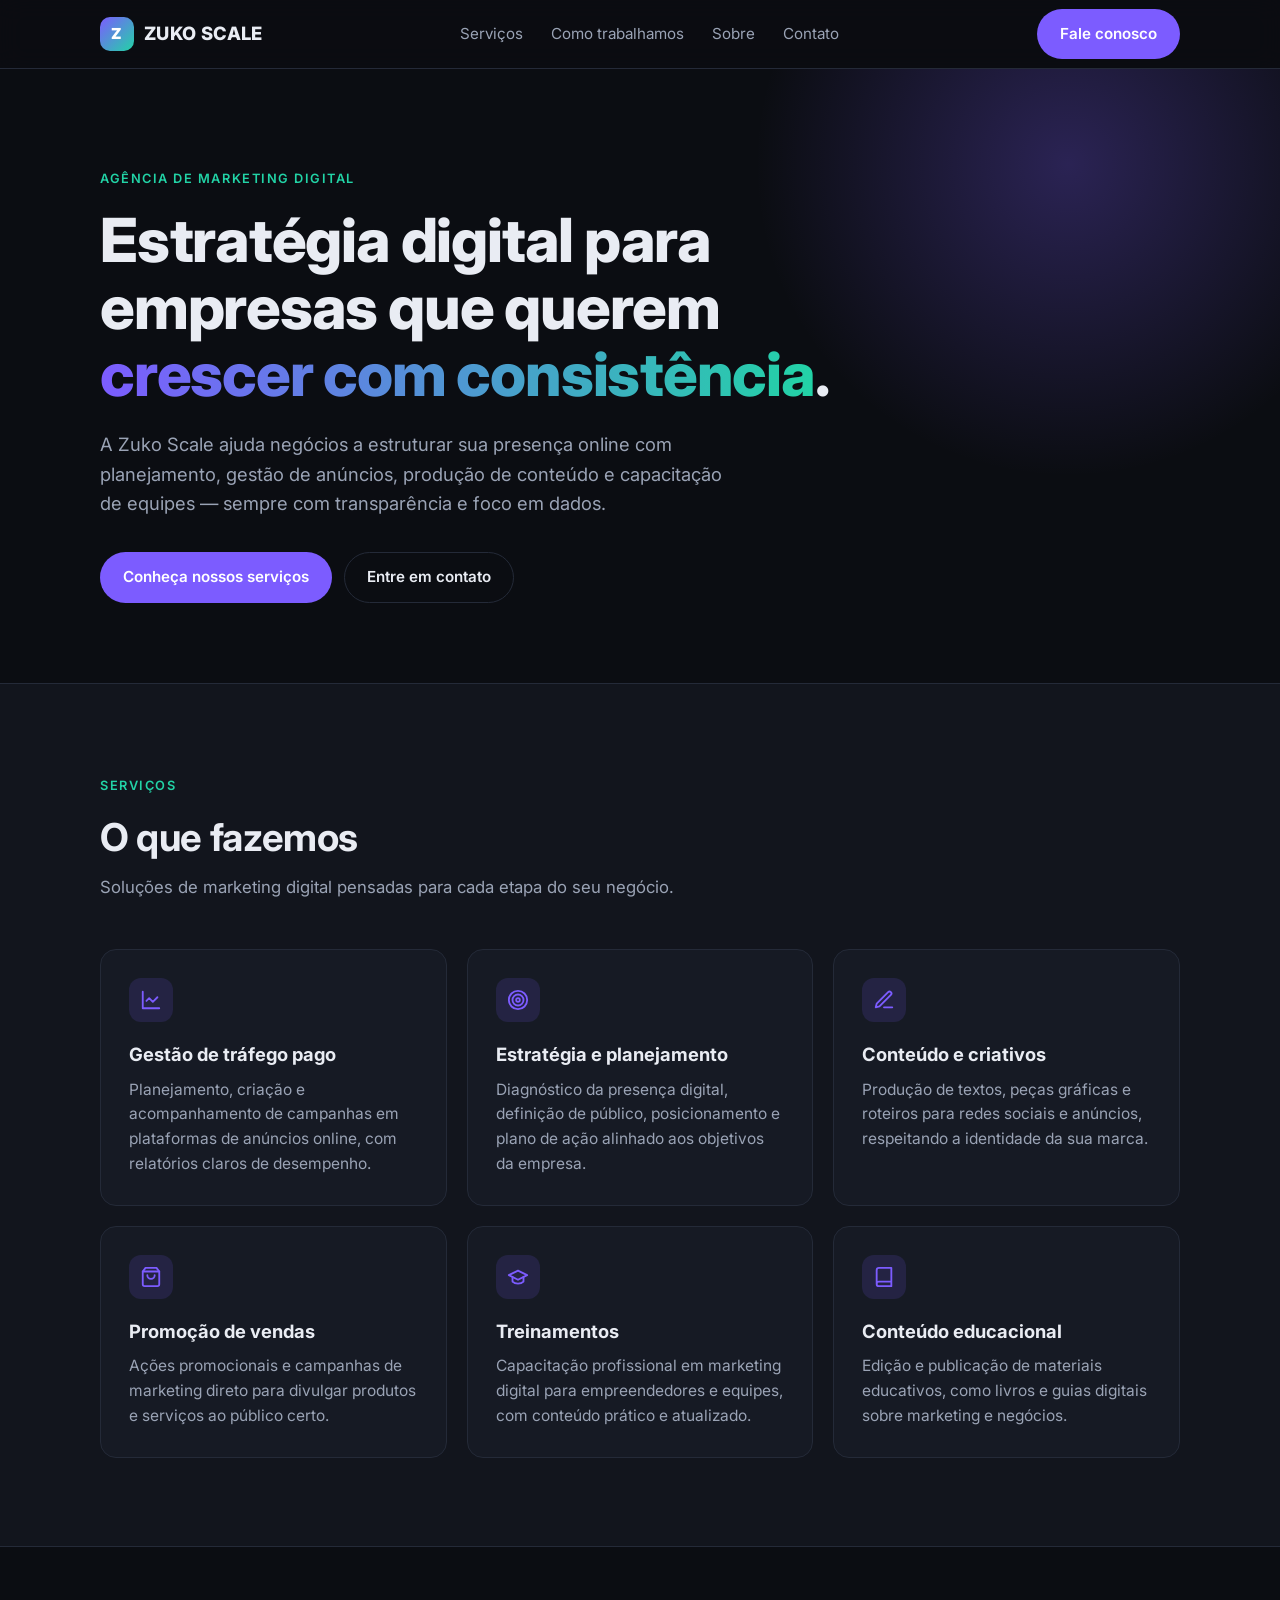
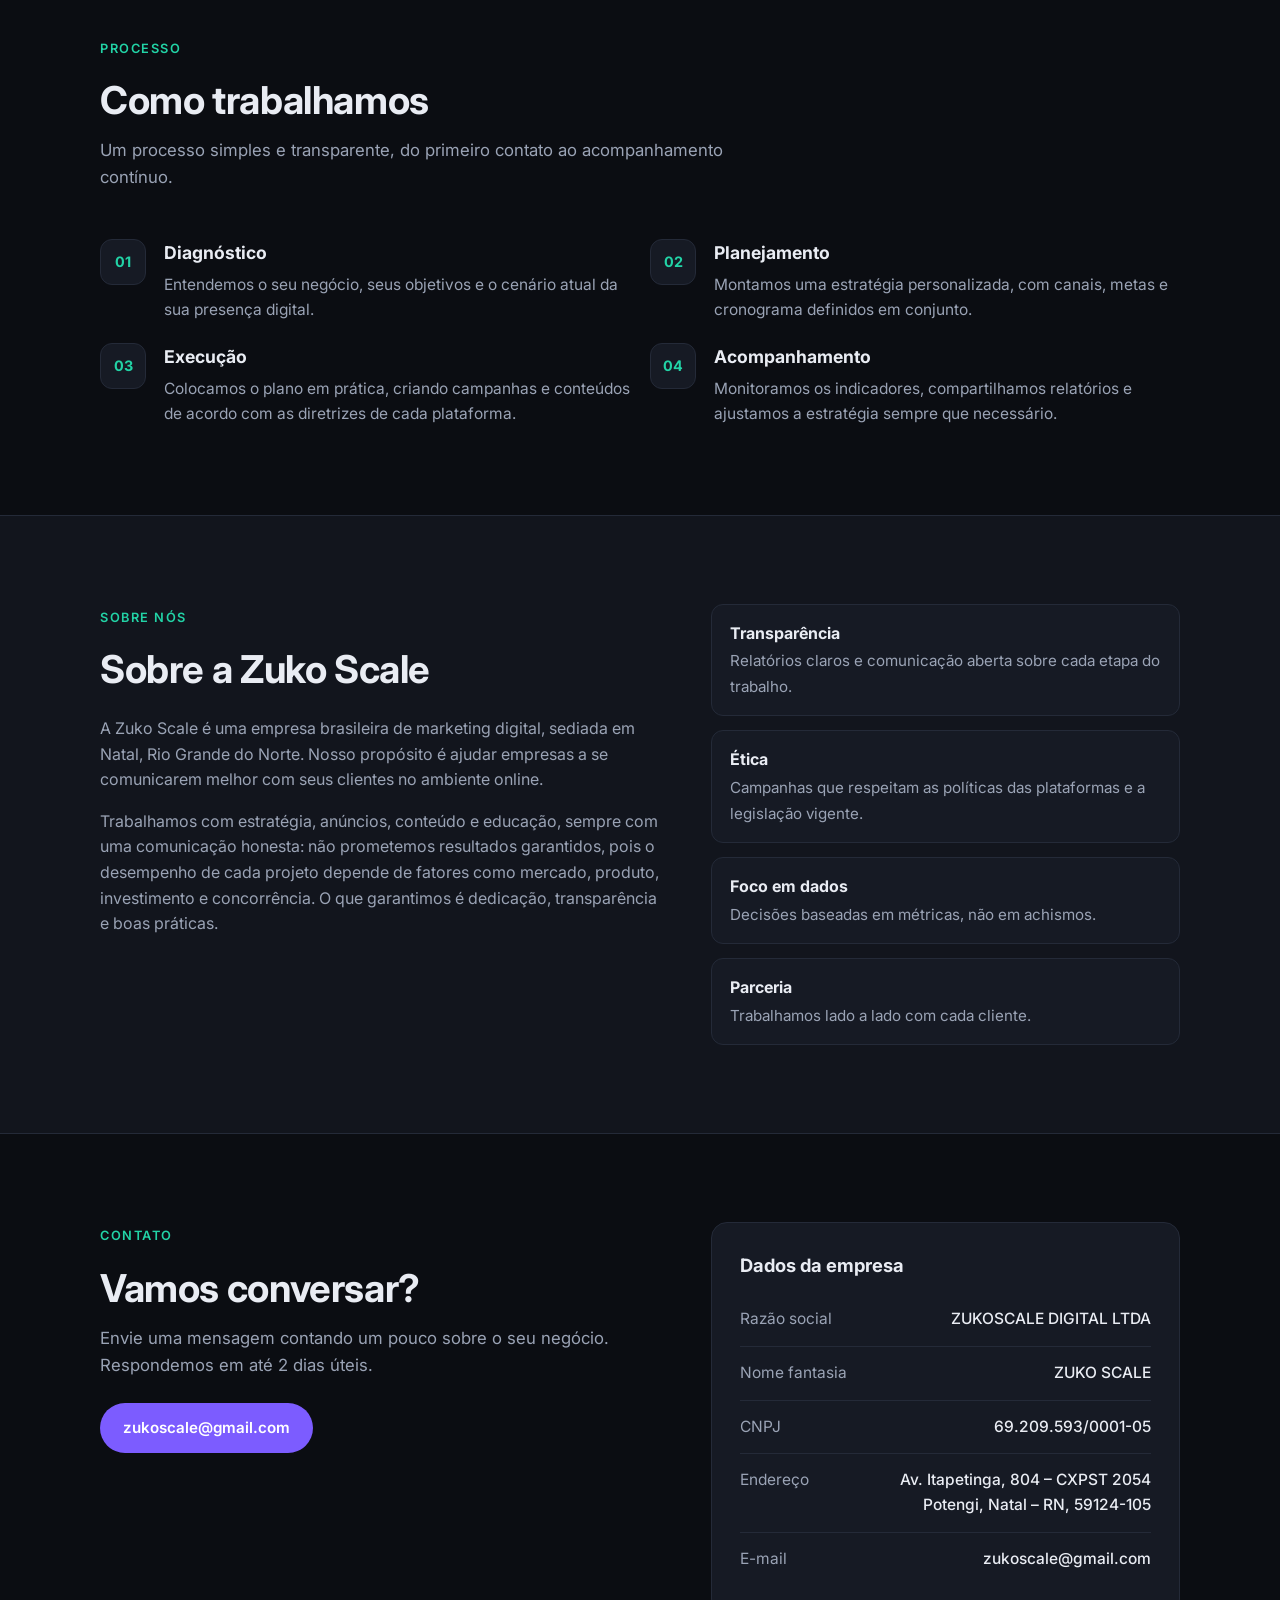
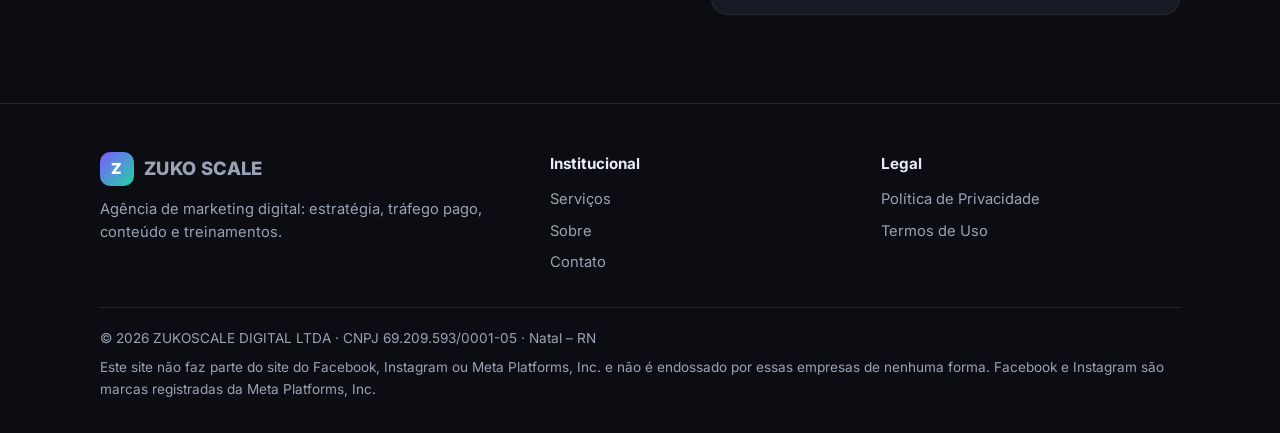
<file: index.html>
<!doctype html>
<html lang="pt-BR">
<head>
  <meta charset="utf-8">
  <meta name="viewport" content="width=device-width, initial-scale=1">
  <title>Zuko Scale | Marketing Digital</title>
  <meta name="description" content="Zuko Scale é uma agência de marketing digital especializada em estratégia, gestão de tráfego pago, conteúdo e treinamentos para empresas que querem crescer no ambiente online.">
  <meta property="og:title" content="Zuko Scale | Marketing Digital">
  <meta property="og:description" content="Estratégia, tráfego pago, conteúdo e treinamentos em marketing digital.">
  <meta property="og:type" content="website">
  <meta property="og:locale" content="pt_BR">
  <link rel="icon" href="data:image/svg+xml,<svg xmlns='http://www.w3.org/2000/svg' viewBox='0 0 100 100'><rect width='100' height='100' rx='24' fill='%237c5cff'/><text x='50' y='68' font-size='56' font-family='Arial' font-weight='900' text-anchor='middle' fill='white'>Z</text></svg>">
  <link rel="preconnect" href="https://fonts.googleapis.com">
  <link rel="preconnect" href="https://fonts.gstatic.com" crossorigin>
  <link href="https://fonts.googleapis.com/css2?family=Inter:wght@400;500;600;700;800;900&display=swap" rel="stylesheet">
  <link rel="stylesheet" href="styles.css">
</head>
<body>

<header class="header">
  <div class="container">
    <a href="index.html" class="logo" aria-label="Zuko Scale - página inicial"><span class="logo-mark">Z</span> ZUKO SCALE</a>
    <button class="menu-toggle" aria-label="Abrir menu" onclick="document.querySelector('.nav').classList.toggle('open')">☰</button>
    <nav class="nav">
      <a href="#servicos">Serviços</a>
      <a href="#como-trabalhamos">Como trabalhamos</a>
      <a href="#sobre">Sobre</a>
      <a href="#contato">Contato</a>
    </nav>
    <a href="#contato" class="btn">Fale conosco</a>
  </div>
</header>

<main>
  <section class="hero">
    <div class="container">
      <span class="eyebrow">Agência de marketing digital</span>
      <h1>Estratégia digital para empresas que querem <span>crescer com consistência</span>.</h1>
      <p>A Zuko Scale ajuda negócios a estruturar sua presença online com planejamento, gestão de anúncios, produção de conteúdo e capacitação de equipes — sempre com transparência e foco em dados.</p>
      <div class="hero-actions">
        <a href="#servicos" class="btn">Conheça nossos serviços</a>
        <a href="#contato" class="btn btn-ghost">Entre em contato</a>
      </div>
    </div>
  </section>

  <section id="servicos" class="section-alt">
    <div class="container">
      <div class="section-head">
        <span class="eyebrow">Serviços</span>
        <h2>O que fazemos</h2>
        <p>Soluções de marketing digital pensadas para cada etapa do seu negócio.</p>
      </div>
      <div class="grid grid-3">
        <article class="card">
          <div class="icon"><svg viewBox="0 0 24 24" fill="none" stroke="currentColor" stroke-width="2" stroke-linecap="round" stroke-linejoin="round"><path d="M3 3v18h18"/><path d="m19 9-5 5-4-4-3 3"/></svg></div>
          <h3>Gestão de tráfego pago</h3>
          <p>Planejamento, criação e acompanhamento de campanhas em plataformas de anúncios online, com relatórios claros de desempenho.</p>
        </article>
        <article class="card">
          <div class="icon"><svg viewBox="0 0 24 24" fill="none" stroke="currentColor" stroke-width="2" stroke-linecap="round" stroke-linejoin="round"><circle cx="12" cy="12" r="10"/><circle cx="12" cy="12" r="6"/><circle cx="12" cy="12" r="2"/></svg></div>
          <h3>Estratégia e planejamento</h3>
          <p>Diagnóstico da presença digital, definição de público, posicionamento e plano de ação alinhado aos objetivos da empresa.</p>
        </article>
        <article class="card">
          <div class="icon"><svg viewBox="0 0 24 24" fill="none" stroke="currentColor" stroke-width="2" stroke-linecap="round" stroke-linejoin="round"><path d="M12 20h9"/><path d="M16.5 3.5a2.1 2.1 0 0 1 3 3L7 19l-4 1 1-4Z"/></svg></div>
          <h3>Conteúdo e criativos</h3>
          <p>Produção de textos, peças gráficas e roteiros para redes sociais e anúncios, respeitando a identidade da sua marca.</p>
        </article>
        <article class="card">
          <div class="icon"><svg viewBox="0 0 24 24" fill="none" stroke="currentColor" stroke-width="2" stroke-linecap="round" stroke-linejoin="round"><path d="M6 2 3 6v14a2 2 0 0 0 2 2h14a2 2 0 0 0 2-2V6l-3-4Z"/><path d="M3 6h18"/><path d="M16 10a4 4 0 0 1-8 0"/></svg></div>
          <h3>Promoção de vendas</h3>
          <p>Ações promocionais e campanhas de marketing direto para divulgar produtos e serviços ao público certo.</p>
        </article>
        <article class="card">
          <div class="icon"><svg viewBox="0 0 24 24" fill="none" stroke="currentColor" stroke-width="2" stroke-linecap="round" stroke-linejoin="round"><path d="M22 10 12 5 2 10l10 5 10-5Z"/><path d="M6 12v5c3 3 9 3 12 0v-5"/></svg></div>
          <h3>Treinamentos</h3>
          <p>Capacitação profissional em marketing digital para empreendedores e equipes, com conteúdo prático e atualizado.</p>
        </article>
        <article class="card">
          <div class="icon"><svg viewBox="0 0 24 24" fill="none" stroke="currentColor" stroke-width="2" stroke-linecap="round" stroke-linejoin="round"><path d="M4 19.5v-15A2.5 2.5 0 0 1 6.5 2H20v20H6.5a2.5 2.5 0 0 1 0-5H20"/></svg></div>
          <h3>Conteúdo educacional</h3>
          <p>Edição e publicação de materiais educativos, como livros e guias digitais sobre marketing e negócios.</p>
        </article>
      </div>
    </div>
  </section>

  <section id="como-trabalhamos">
    <div class="container">
      <div class="section-head">
        <span class="eyebrow">Processo</span>
        <h2>Como trabalhamos</h2>
        <p>Um processo simples e transparente, do primeiro contato ao acompanhamento contínuo.</p>
      </div>
      <div class="grid grid-2 steps">
        <div class="step">
          <h3>Diagnóstico</h3>
          <p>Entendemos o seu negócio, seus objetivos e o cenário atual da sua presença digital.</p>
        </div>
        <div class="step">
          <h3>Planejamento</h3>
          <p>Montamos uma estratégia personalizada, com canais, metas e cronograma definidos em conjunto.</p>
        </div>
        <div class="step">
          <h3>Execução</h3>
          <p>Colocamos o plano em prática, criando campanhas e conteúdos de acordo com as diretrizes de cada plataforma.</p>
        </div>
        <div class="step">
          <h3>Acompanhamento</h3>
          <p>Monitoramos os indicadores, compartilhamos relatórios e ajustamos a estratégia sempre que necessário.</p>
        </div>
      </div>
    </div>
  </section>

  <section id="sobre" class="section-alt">
    <div class="container about-wrap">
      <div>
        <span class="eyebrow">Sobre nós</span>
        <div class="section-head" style="margin-bottom:24px">
          <h2>Sobre a Zuko Scale</h2>
        </div>
        <p>A Zuko Scale é uma empresa brasileira de marketing digital, sediada em Natal, Rio Grande do Norte. Nosso propósito é ajudar empresas a se comunicarem melhor com seus clientes no ambiente online.</p>
        <p>Trabalhamos com estratégia, anúncios, conteúdo e educação, sempre com uma comunicação honesta: não prometemos resultados garantidos, pois o desempenho de cada projeto depende de fatores como mercado, produto, investimento e concorrência. O que garantimos é dedicação, transparência e boas práticas.</p>
      </div>
      <ul class="values">
        <li><strong>Transparência</strong><span>Relatórios claros e comunicação aberta sobre cada etapa do trabalho.</span></li>
        <li><strong>Ética</strong><span>Campanhas que respeitam as políticas das plataformas e a legislação vigente.</span></li>
        <li><strong>Foco em dados</strong><span>Decisões baseadas em métricas, não em achismos.</span></li>
        <li><strong>Parceria</strong><span>Trabalhamos lado a lado com cada cliente.</span></li>
      </ul>
    </div>
  </section>

  <section id="contato">
    <div class="container about-wrap">
      <div>
        <span class="eyebrow">Contato</span>
        <div class="section-head" style="margin-bottom:24px">
          <h2>Vamos conversar?</h2>
          <p>Envie uma mensagem contando um pouco sobre o seu negócio. Respondemos em até 2 dias úteis.</p>
        </div>
        <a href="mailto:zukoscale@gmail.com" class="btn">zukoscale@gmail.com</a>
      </div>
      <div class="card">
        <h3 style="margin-bottom:12px">Dados da empresa</h3>
        <ul class="info-list">
          <li><span class="k">Razão social</span><span class="v">ZUKOSCALE DIGITAL LTDA</span></li>
          <li><span class="k">Nome fantasia</span><span class="v">ZUKO SCALE</span></li>
          <li><span class="k">CNPJ</span><span class="v">69.209.593/0001-05</span></li>
          <li><span class="k">Endereço</span><span class="v">Av. Itapetinga, 804 – CXPST 2054<br>Potengi, Natal – RN, 59124-105</span></li>
          <li><span class="k">E-mail</span><span class="v"><a href="mailto:zukoscale@gmail.com">zukoscale@gmail.com</a></span></li>
        </ul>
      </div>
    </div>
  </section>
</main>

<footer class="footer">
  <div class="container">
    <div class="footer-grid">
      <div>
        <a href="index.html" class="logo" style="margin-bottom:12px"><span class="logo-mark">Z</span> ZUKO SCALE</a>
        <p>Agência de marketing digital: estratégia, tráfego pago, conteúdo e treinamentos.</p>
      </div>
      <div>
        <h4>Institucional</h4>
        <ul>
          <li><a href="index.html#servicos">Serviços</a></li>
          <li><a href="index.html#sobre">Sobre</a></li>
          <li><a href="index.html#contato">Contato</a></li>
        </ul>
      </div>
      <div>
        <h4>Legal</h4>
        <ul>
          <li><a href="politica-de-privacidade.html">Política de Privacidade</a></li>
          <li><a href="termos-de-uso.html">Termos de Uso</a></li>
        </ul>
      </div>
    </div>
    <div class="footer-bottom">
      <span>© 2026 ZUKOSCALE DIGITAL LTDA · CNPJ 69.209.593/0001-05 · Natal – RN</span>
      <span>Este site não faz parte do site do Facebook, Instagram ou Meta Platforms, Inc. e não é endossado por essas empresas de nenhuma forma. Facebook e Instagram são marcas registradas da Meta Platforms, Inc.</span>
    </div>
  </div>
</footer>

</body>
</html>
</file>
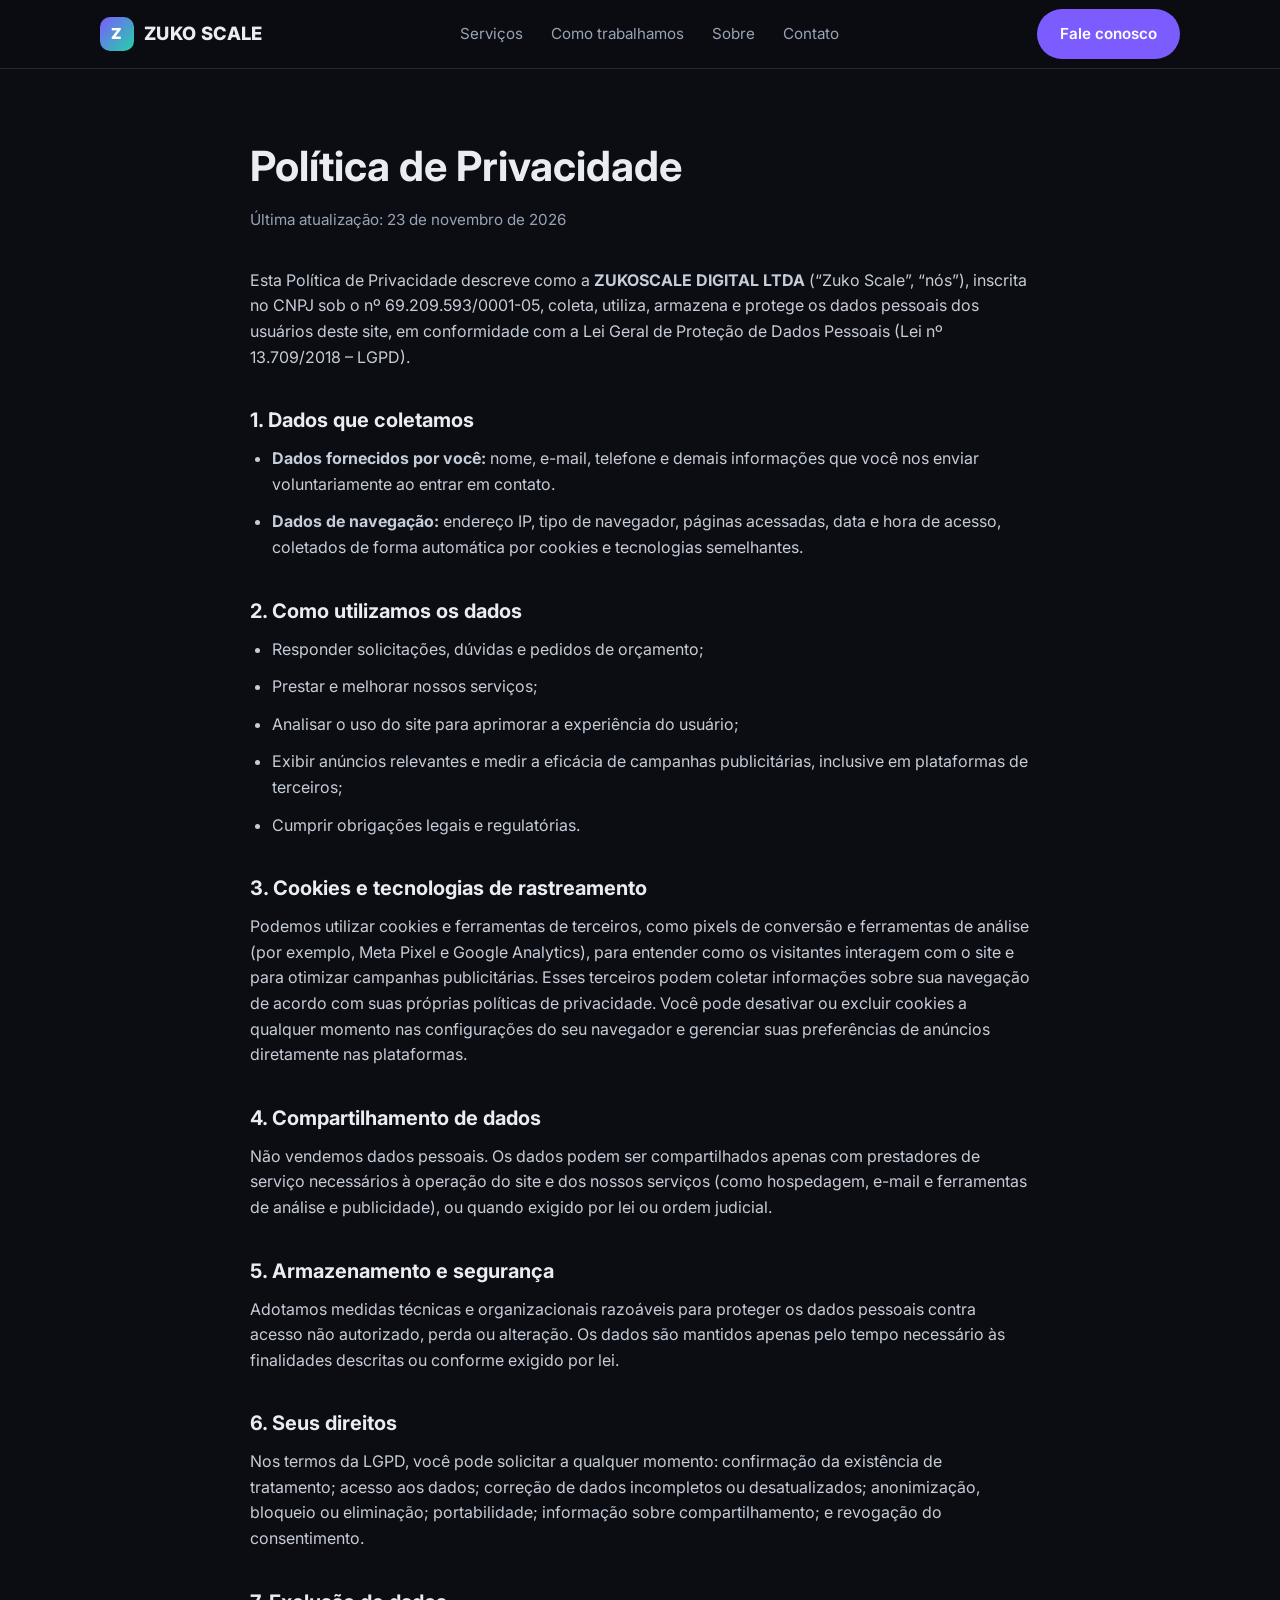
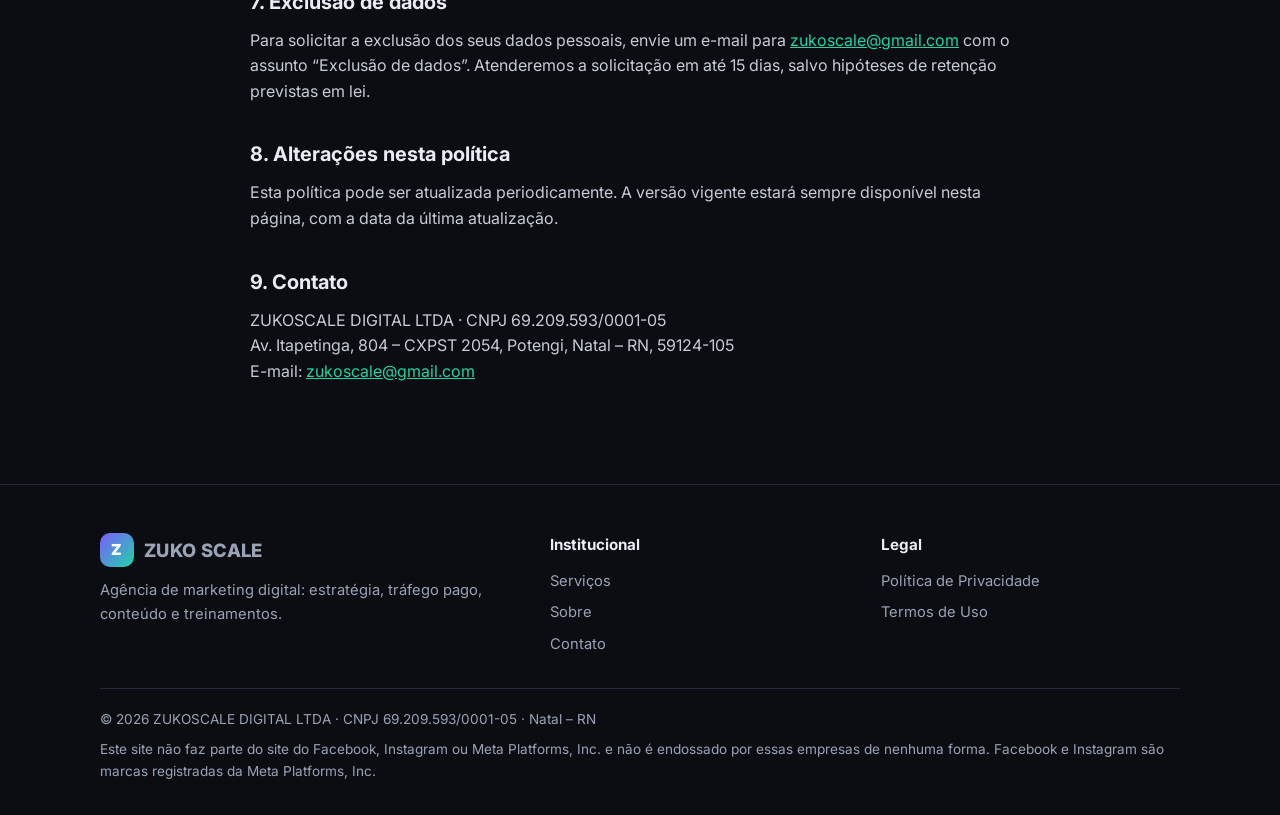
<file: politica-de-privacidade.html>
<!doctype html>
<html lang="pt-BR">
<head>
  <meta charset="utf-8">
  <meta name="viewport" content="width=device-width, initial-scale=1">
  <title>Política de Privacidade | Zuko Scale</title>
  <meta name="description" content="Política de Privacidade da Zuko Scale (ZUKOSCALE DIGITAL LTDA), em conformidade com a LGPD.">
  <meta property="og:title" content="Zuko Scale | Marketing Digital">
  <meta property="og:description" content="Estratégia, tráfego pago, conteúdo e treinamentos em marketing digital.">
  <meta property="og:type" content="website">
  <meta property="og:locale" content="pt_BR">
  <link rel="icon" href="data:image/svg+xml,<svg xmlns='http://www.w3.org/2000/svg' viewBox='0 0 100 100'><rect width='100' height='100' rx='24' fill='%237c5cff'/><text x='50' y='68' font-size='56' font-family='Arial' font-weight='900' text-anchor='middle' fill='white'>Z</text></svg>">
  <link rel="preconnect" href="https://fonts.googleapis.com">
  <link rel="preconnect" href="https://fonts.gstatic.com" crossorigin>
  <link href="https://fonts.googleapis.com/css2?family=Inter:wght@400;500;600;700;800;900&display=swap" rel="stylesheet">
  <link rel="stylesheet" href="styles.css">
</head>
<body>

<header class="header">
  <div class="container">
    <a href="index.html" class="logo" aria-label="Zuko Scale - página inicial"><span class="logo-mark">Z</span> ZUKO SCALE</a>
    <button class="menu-toggle" aria-label="Abrir menu" onclick="document.querySelector('.nav').classList.toggle('open')">☰</button>
    <nav class="nav">
      <a href="index.html#servicos">Serviços</a>
      <a href="index.html#como-trabalhamos">Como trabalhamos</a>
      <a href="index.html#sobre">Sobre</a>
      <a href="index.html#contato">Contato</a>
    </nav>
    <a href="index.html#contato" class="btn">Fale conosco</a>
  </div>
</header>

<main class="legal"><div class="container">
<h1>Política de Privacidade</h1>
<p class="updated">Última atualização: 23 de novembro de 2026</p>
<p>Esta Política de Privacidade descreve como a <strong>ZUKOSCALE DIGITAL LTDA</strong> (“Zuko Scale”, “nós”), inscrita no CNPJ sob o nº 69.209.593/0001-05, coleta, utiliza, armazena e protege os dados pessoais dos usuários deste site, em conformidade com a Lei Geral de Proteção de Dados Pessoais (Lei nº 13.709/2018 – LGPD).</p>
<h2>1. Dados que coletamos</h2>
<ul>
<li><strong>Dados fornecidos por você:</strong> nome, e-mail, telefone e demais informações que você nos enviar voluntariamente ao entrar em contato.</li>
<li><strong>Dados de navegação:</strong> endereço IP, tipo de navegador, páginas acessadas, data e hora de acesso, coletados de forma automática por cookies e tecnologias semelhantes.</li>
</ul>
<h2>2. Como utilizamos os dados</h2>
<ul>
<li>Responder solicitações, dúvidas e pedidos de orçamento;</li>
<li>Prestar e melhorar nossos serviços;</li>
<li>Analisar o uso do site para aprimorar a experiência do usuário;</li>
<li>Exibir anúncios relevantes e medir a eficácia de campanhas publicitárias, inclusive em plataformas de terceiros;</li>
<li>Cumprir obrigações legais e regulatórias.</li>
</ul>
<h2>3. Cookies e tecnologias de rastreamento</h2>
<p>Podemos utilizar cookies e ferramentas de terceiros, como pixels de conversão e ferramentas de análise (por exemplo, Meta Pixel e Google Analytics), para entender como os visitantes interagem com o site e para otimizar campanhas publicitárias. Esses terceiros podem coletar informações sobre sua navegação de acordo com suas próprias políticas de privacidade. Você pode desativar ou excluir cookies a qualquer momento nas configurações do seu navegador e gerenciar suas preferências de anúncios diretamente nas plataformas.</p>
<h2>4. Compartilhamento de dados</h2>
<p>Não vendemos dados pessoais. Os dados podem ser compartilhados apenas com prestadores de serviço necessários à operação do site e dos nossos serviços (como hospedagem, e-mail e ferramentas de análise e publicidade), ou quando exigido por lei ou ordem judicial.</p>
<h2>5. Armazenamento e segurança</h2>
<p>Adotamos medidas técnicas e organizacionais razoáveis para proteger os dados pessoais contra acesso não autorizado, perda ou alteração. Os dados são mantidos apenas pelo tempo necessário às finalidades descritas ou conforme exigido por lei.</p>
<h2>6. Seus direitos</h2>
<p>Nos termos da LGPD, você pode solicitar a qualquer momento: confirmação da existência de tratamento; acesso aos dados; correção de dados incompletos ou desatualizados; anonimização, bloqueio ou eliminação; portabilidade; informação sobre compartilhamento; e revogação do consentimento.</p>
<h2>7. Exclusão de dados</h2>
<p>Para solicitar a exclusão dos seus dados pessoais, envie um e-mail para <a href="mailto:zukoscale@gmail.com">zukoscale@gmail.com</a> com o assunto “Exclusão de dados”. Atenderemos a solicitação em até 15 dias, salvo hipóteses de retenção previstas em lei.</p>
<h2>8. Alterações nesta política</h2>
<p>Esta política pode ser atualizada periodicamente. A versão vigente estará sempre disponível nesta página, com a data da última atualização.</p>
<h2>9. Contato</h2>
<p>ZUKOSCALE DIGITAL LTDA · CNPJ 69.209.593/0001-05<br>Av. Itapetinga, 804 – CXPST 2054, Potengi, Natal – RN, 59124-105<br>E-mail: <a href="mailto:zukoscale@gmail.com">zukoscale@gmail.com</a></p>
</div></main>


<footer class="footer">
  <div class="container">
    <div class="footer-grid">
      <div>
        <a href="index.html" class="logo" style="margin-bottom:12px"><span class="logo-mark">Z</span> ZUKO SCALE</a>
        <p>Agência de marketing digital: estratégia, tráfego pago, conteúdo e treinamentos.</p>
      </div>
      <div>
        <h4>Institucional</h4>
        <ul>
          <li><a href="index.html#servicos">Serviços</a></li>
          <li><a href="index.html#sobre">Sobre</a></li>
          <li><a href="index.html#contato">Contato</a></li>
        </ul>
      </div>
      <div>
        <h4>Legal</h4>
        <ul>
          <li><a href="politica-de-privacidade.html">Política de Privacidade</a></li>
          <li><a href="termos-de-uso.html">Termos de Uso</a></li>
        </ul>
      </div>
    </div>
    <div class="footer-bottom">
      <span>© 2026 ZUKOSCALE DIGITAL LTDA · CNPJ 69.209.593/0001-05 · Natal – RN</span>
      <span>Este site não faz parte do site do Facebook, Instagram ou Meta Platforms, Inc. e não é endossado por essas empresas de nenhuma forma. Facebook e Instagram são marcas registradas da Meta Platforms, Inc.</span>
    </div>
  </div>
</footer>

</body>
</html>
</file>
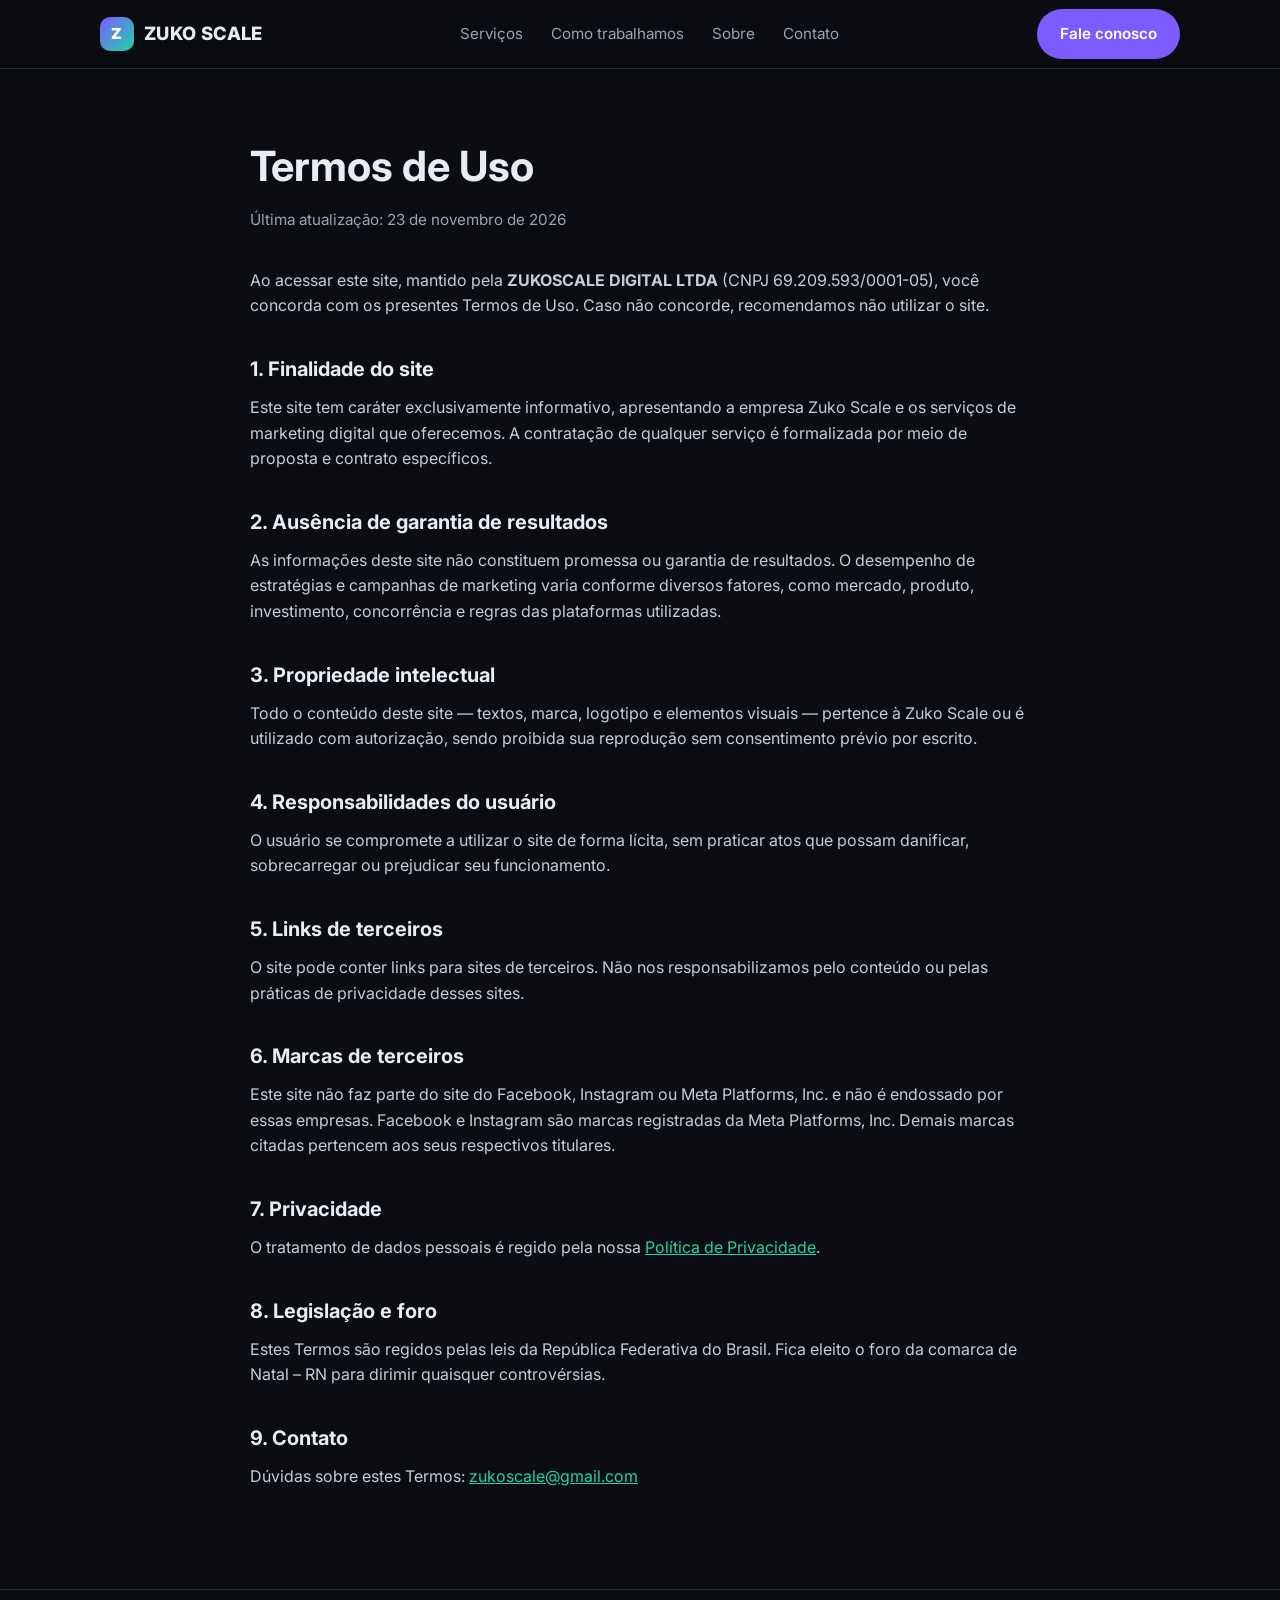
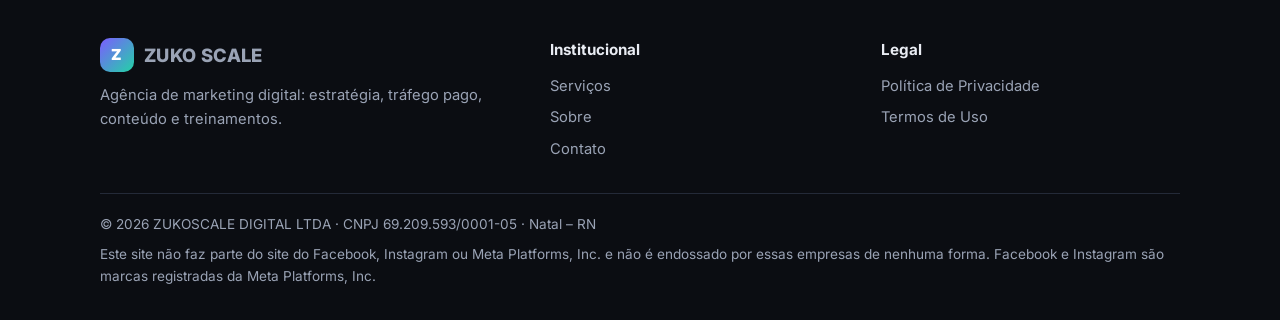
<file: termos-de-uso.html>
<!doctype html>
<html lang="pt-BR">
<head>
  <meta charset="utf-8">
  <meta name="viewport" content="width=device-width, initial-scale=1">
  <title>Termos de Uso | Zuko Scale</title>
  <meta name="description" content="Termos de Uso do site da Zuko Scale (ZUKOSCALE DIGITAL LTDA).">
  <meta property="og:title" content="Zuko Scale | Marketing Digital">
  <meta property="og:description" content="Estratégia, tráfego pago, conteúdo e treinamentos em marketing digital.">
  <meta property="og:type" content="website">
  <meta property="og:locale" content="pt_BR">
  <link rel="icon" href="data:image/svg+xml,<svg xmlns='http://www.w3.org/2000/svg' viewBox='0 0 100 100'><rect width='100' height='100' rx='24' fill='%237c5cff'/><text x='50' y='68' font-size='56' font-family='Arial' font-weight='900' text-anchor='middle' fill='white'>Z</text></svg>">
  <link rel="preconnect" href="https://fonts.googleapis.com">
  <link rel="preconnect" href="https://fonts.gstatic.com" crossorigin>
  <link href="https://fonts.googleapis.com/css2?family=Inter:wght@400;500;600;700;800;900&display=swap" rel="stylesheet">
  <link rel="stylesheet" href="styles.css">
</head>
<body>

<header class="header">
  <div class="container">
    <a href="index.html" class="logo" aria-label="Zuko Scale - página inicial"><span class="logo-mark">Z</span> ZUKO SCALE</a>
    <button class="menu-toggle" aria-label="Abrir menu" onclick="document.querySelector('.nav').classList.toggle('open')">☰</button>
    <nav class="nav">
      <a href="index.html#servicos">Serviços</a>
      <a href="index.html#como-trabalhamos">Como trabalhamos</a>
      <a href="index.html#sobre">Sobre</a>
      <a href="index.html#contato">Contato</a>
    </nav>
    <a href="index.html#contato" class="btn">Fale conosco</a>
  </div>
</header>

<main class="legal"><div class="container">
<h1>Termos de Uso</h1>
<p class="updated">Última atualização: 23 de novembro de 2026</p>
<p>Ao acessar este site, mantido pela <strong>ZUKOSCALE DIGITAL LTDA</strong> (CNPJ 69.209.593/0001-05), você concorda com os presentes Termos de Uso. Caso não concorde, recomendamos não utilizar o site.</p>
<h2>1. Finalidade do site</h2>
<p>Este site tem caráter exclusivamente informativo, apresentando a empresa Zuko Scale e os serviços de marketing digital que oferecemos. A contratação de qualquer serviço é formalizada por meio de proposta e contrato específicos.</p>
<h2>2. Ausência de garantia de resultados</h2>
<p>As informações deste site não constituem promessa ou garantia de resultados. O desempenho de estratégias e campanhas de marketing varia conforme diversos fatores, como mercado, produto, investimento, concorrência e regras das plataformas utilizadas.</p>
<h2>3. Propriedade intelectual</h2>
<p>Todo o conteúdo deste site — textos, marca, logotipo e elementos visuais — pertence à Zuko Scale ou é utilizado com autorização, sendo proibida sua reprodução sem consentimento prévio por escrito.</p>
<h2>4. Responsabilidades do usuário</h2>
<p>O usuário se compromete a utilizar o site de forma lícita, sem praticar atos que possam danificar, sobrecarregar ou prejudicar seu funcionamento.</p>
<h2>5. Links de terceiros</h2>
<p>O site pode conter links para sites de terceiros. Não nos responsabilizamos pelo conteúdo ou pelas práticas de privacidade desses sites.</p>
<h2>6. Marcas de terceiros</h2>
<p>Este site não faz parte do site do Facebook, Instagram ou Meta Platforms, Inc. e não é endossado por essas empresas. Facebook e Instagram são marcas registradas da Meta Platforms, Inc. Demais marcas citadas pertencem aos seus respectivos titulares.</p>
<h2>7. Privacidade</h2>
<p>O tratamento de dados pessoais é regido pela nossa <a href="politica-de-privacidade.html">Política de Privacidade</a>.</p>
<h2>8. Legislação e foro</h2>
<p>Estes Termos são regidos pelas leis da República Federativa do Brasil. Fica eleito o foro da comarca de Natal – RN para dirimir quaisquer controvérsias.</p>
<h2>9. Contato</h2>
<p>Dúvidas sobre estes Termos: <a href="mailto:zukoscale@gmail.com">zukoscale@gmail.com</a></p>
</div></main>


<footer class="footer">
  <div class="container">
    <div class="footer-grid">
      <div>
        <a href="index.html" class="logo" style="margin-bottom:12px"><span class="logo-mark">Z</span> ZUKO SCALE</a>
        <p>Agência de marketing digital: estratégia, tráfego pago, conteúdo e treinamentos.</p>
      </div>
      <div>
        <h4>Institucional</h4>
        <ul>
          <li><a href="index.html#servicos">Serviços</a></li>
          <li><a href="index.html#sobre">Sobre</a></li>
          <li><a href="index.html#contato">Contato</a></li>
        </ul>
      </div>
      <div>
        <h4>Legal</h4>
        <ul>
          <li><a href="politica-de-privacidade.html">Política de Privacidade</a></li>
          <li><a href="termos-de-uso.html">Termos de Uso</a></li>
        </ul>
      </div>
    </div>
    <div class="footer-bottom">
      <span>© 2026 ZUKOSCALE DIGITAL LTDA · CNPJ 69.209.593/0001-05 · Natal – RN</span>
      <span>Este site não faz parte do site do Facebook, Instagram ou Meta Platforms, Inc. e não é endossado por essas empresas de nenhuma forma. Facebook e Instagram são marcas registradas da Meta Platforms, Inc.</span>
    </div>
  </div>
</footer>

</body>
</html>
</file>
<file: styles.css>
:root {
  --bg: #0b0d12;
  --bg-2: #12151d;
  --card: #161a24;
  --line: #242a38;
  --text: #e9ecf3;
  --muted: #9aa3b5;
  --accent: #7c5cff;
  --accent-2: #22d3a6;
  --radius: 16px;
  --max: 1120px;
}

* { box-sizing: border-box; margin: 0; padding: 0; }
html { scroll-behavior: smooth; }
body {
  font-family: "Inter", system-ui, -apple-system, "Segoe UI", Roboto, sans-serif;
  background: var(--bg);
  color: var(--text);
  line-height: 1.6;
  -webkit-font-smoothing: antialiased;
}
a { color: inherit; text-decoration: none; }
img { max-width: 100%; display: block; }

.container { width: 100%; max-width: var(--max); margin: 0 auto; padding: 0 20px; }

/* Header */
.header {
  position: sticky; top: 0; z-index: 50;
  background: rgba(11, 13, 18, 0.82);
  backdrop-filter: blur(12px);
  border-bottom: 1px solid var(--line);
}
.header .container { display: flex; align-items: center; justify-content: space-between; height: 68px; }
.logo { display: flex; align-items: center; gap: 10px; font-weight: 800; letter-spacing: 0.02em; font-size: 1.15rem; }
.logo-mark {
  width: 34px; height: 34px; border-radius: 10px;
  background: linear-gradient(135deg, var(--accent), var(--accent-2));
  display: grid; place-items: center; font-weight: 900; color: #fff; font-size: 0.95rem;
}
.nav { display: flex; gap: 28px; font-size: 0.95rem; color: var(--muted); }
.nav a:hover { color: var(--text); }
.btn {
  display: inline-flex; align-items: center; justify-content: center; gap: 8px;
  padding: 12px 22px; border-radius: 999px; font-weight: 600; font-size: 0.95rem;
  background: var(--accent); color: #fff; border: 1px solid transparent;
  transition: transform .15s ease, background .15s ease;
}
.btn:hover { transform: translateY(-1px); background: #6a48ff; }
.btn-ghost { background: transparent; border-color: var(--line); color: var(--text); }
.btn-ghost:hover { background: var(--bg-2); }
.menu-toggle { display: none; background: none; border: 1px solid var(--line); color: var(--text); border-radius: 10px; padding: 8px 12px; font-size: 1rem; cursor: pointer; }

/* Hero */
.hero { padding: 96px 0 80px; position: relative; overflow: hidden; }
.hero::before {
  content: ""; position: absolute; inset: -40% -10% auto auto; width: 680px; height: 680px;
  background: radial-gradient(circle, rgba(124, 92, 255, .28), transparent 65%);
  pointer-events: none;
}
.eyebrow {
  display: inline-block; font-size: 0.8rem; font-weight: 600; letter-spacing: .12em; text-transform: uppercase;
  color: var(--accent-2); margin-bottom: 18px;
}
.hero h1 { font-size: clamp(2.2rem, 5vw, 3.8rem); line-height: 1.1; font-weight: 800; max-width: 820px; letter-spacing: -0.02em; }
.hero h1 span { background: linear-gradient(90deg, var(--accent), var(--accent-2)); -webkit-background-clip: text; background-clip: text; color: transparent; }
.hero p { color: var(--muted); font-size: 1.15rem; max-width: 640px; margin: 22px 0 34px; }
.hero-actions { display: flex; gap: 12px; flex-wrap: wrap; }

/* Sections */
section { padding: 88px 0; }
.section-alt { background: var(--bg-2); border-top: 1px solid var(--line); border-bottom: 1px solid var(--line); }
.section-head { max-width: 680px; margin-bottom: 48px; }
.section-head h2 { font-size: clamp(1.7rem, 3.2vw, 2.4rem); line-height: 1.2; letter-spacing: -0.01em; margin-bottom: 14px; }
.section-head p { color: var(--muted); font-size: 1.05rem; }

.grid { display: grid; gap: 20px; }
.grid-3 { grid-template-columns: repeat(3, 1fr); }
.grid-2 { grid-template-columns: repeat(2, 1fr); }
.card {
  background: var(--card); border: 1px solid var(--line); border-radius: var(--radius); padding: 28px;
  transition: border-color .2s ease, transform .2s ease;
}
.card:hover { border-color: #3a4256; transform: translateY(-2px); }
.card .icon {
  width: 44px; height: 44px; border-radius: 12px; display: grid; place-items: center;
  background: rgba(124, 92, 255, .14); color: var(--accent); margin-bottom: 18px;
}
.card .icon svg { width: 22px; height: 22px; }
.card h3 { font-size: 1.15rem; margin-bottom: 8px; }
.card p { color: var(--muted); font-size: 0.97rem; }

/* Steps */
.steps { counter-reset: step; }
.step { position: relative; padding-left: 64px; }
.step::before {
  counter-increment: step; content: counter(step, decimal-leading-zero);
  position: absolute; left: 0; top: 0; width: 44px; height: 44px; border-radius: 12px;
  display: grid; place-items: center; font-weight: 700; font-size: .9rem;
  border: 1px solid var(--line); color: var(--accent-2); background: var(--card);
}
.step h3 { font-size: 1.1rem; margin-bottom: 6px; }
.step p { color: var(--muted); font-size: .97rem; }

/* About */
.about-wrap { display: grid; grid-template-columns: 1.2fr 1fr; gap: 48px; align-items: start; }
.about-wrap p { color: var(--muted); margin-bottom: 16px; }
.values { list-style: none; display: grid; gap: 14px; }
.values li { background: var(--card); border: 1px solid var(--line); border-radius: 12px; padding: 16px 18px; }
.values strong { display: block; margin-bottom: 2px; }
.values span { color: var(--muted); font-size: .95rem; }

/* Company info */
.info-list { list-style: none; display: grid; gap: 0; }
.info-list li { display: flex; justify-content: space-between; gap: 16px; padding: 14px 0; border-bottom: 1px solid var(--line); font-size: .97rem; }
.info-list li:last-child { border-bottom: 0; }
.info-list .k { color: var(--muted); }
.info-list .v { text-align: right; font-weight: 500; }

.notice { margin-top: 28px; padding: 18px 20px; border-radius: 12px; border: 1px solid var(--line); background: var(--card); color: var(--muted); font-size: .92rem; }

/* Legal pages */
.legal { padding: 64px 0 88px; }
.legal .container { max-width: 820px; }
.legal h1 { font-size: clamp(1.9rem, 4vw, 2.6rem); margin-bottom: 8px; }
.legal .updated { color: var(--muted); margin-bottom: 36px; font-size: .95rem; }
.legal h2 { font-size: 1.25rem; margin: 34px 0 10px; }
.legal p, .legal li { color: #c6ccd8; margin-bottom: 12px; }
.legal ul { padding-left: 22px; }
.legal a { color: var(--accent-2); text-decoration: underline; }

/* Footer */
.footer { border-top: 1px solid var(--line); padding: 48px 0 32px; color: var(--muted); font-size: .92rem; }
.footer-grid { display: grid; grid-template-columns: 1.4fr 1fr 1fr; gap: 32px; margin-bottom: 32px; }
.footer h4 { color: var(--text); font-size: .95rem; margin-bottom: 12px; }
.footer ul { list-style: none; display: grid; gap: 8px; }
.footer a:hover { color: var(--text); }
.footer-bottom { border-top: 1px solid var(--line); padding-top: 20px; display: flex; flex-direction: column; gap: 8px; font-size: .85rem; }

/* Responsive */
@media (max-width: 900px) {
  .grid-3 { grid-template-columns: 1fr 1fr; }
  .about-wrap { grid-template-columns: 1fr; }
  .footer-grid { grid-template-columns: 1fr 1fr; }
}
@media (max-width: 720px) {
  .menu-toggle { display: block; }
  .nav {
    display: none; position: absolute; top: 68px; left: 0; right: 0; flex-direction: column; gap: 0;
    background: var(--bg); border-bottom: 1px solid var(--line);
  }
  .nav.open { display: flex; }
  .nav a { padding: 14px 20px; border-top: 1px solid var(--line); }
  .header .btn { display: none; }
  .grid-3, .grid-2 { grid-template-columns: 1fr; }
  .footer-grid { grid-template-columns: 1fr; }
  .hero { padding: 64px 0 56px; }
  section { padding: 64px 0; }
  .info-list li { flex-direction: column; gap: 2px; }
  .info-list .v { text-align: left; }
}
</file>
